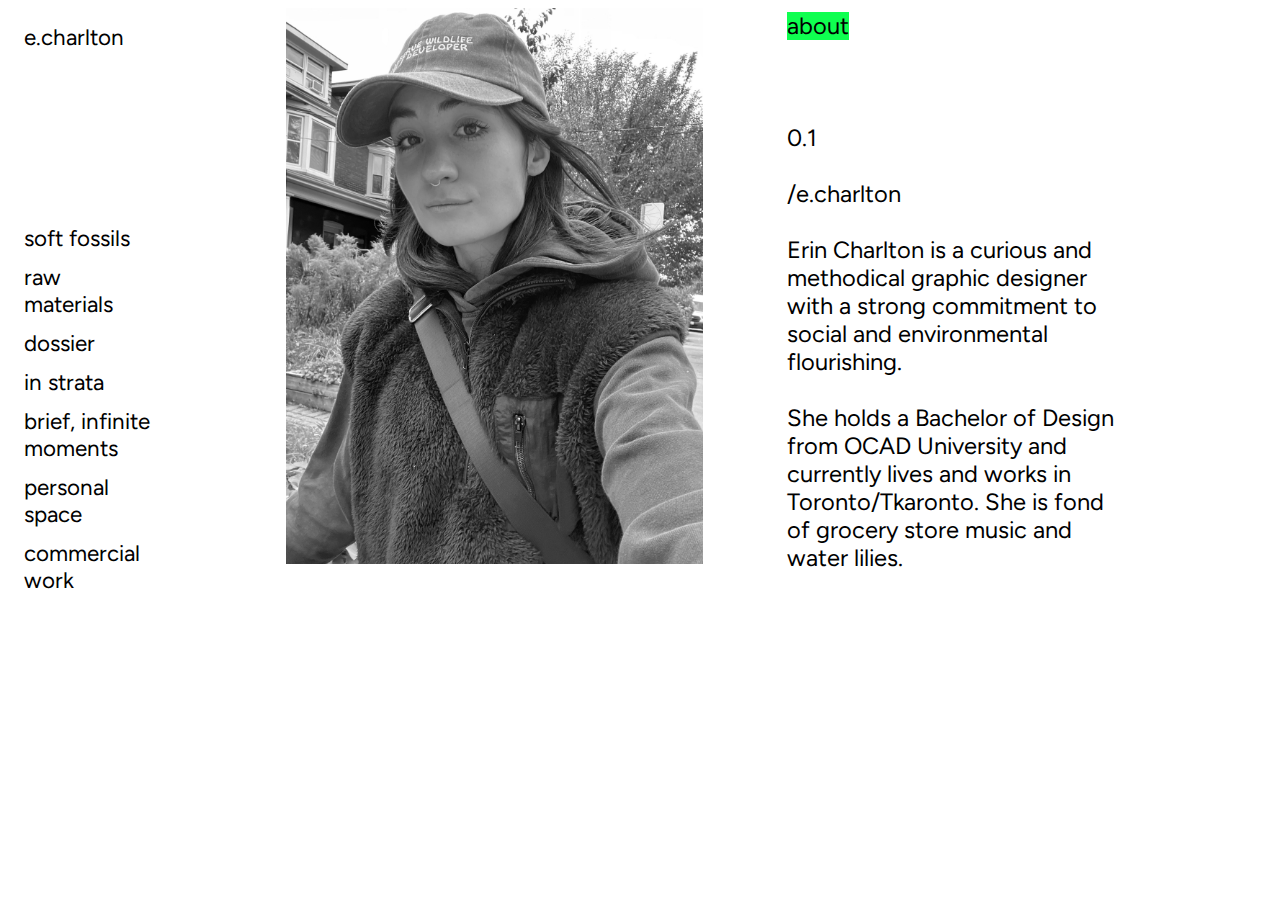
<file: about.html>
<!doctype html>
<html>
  <head>
    
    <link rel="icon" type="image/x-icon" href="/images/favicon.ico">
      <link rel="stylesheet" href="style.css">
           
<meta property="og:title" content="Erin Charlton"/>
<meta property="og:image" content="images/social-share.jpg"/>
<meta property="og:description" content="Art & Design"/>
<meta property="og:url’"content="https://portfolio.echarlton.ca/index.html"/>
<meta property="og:image:width" content="1200" />
<meta property="og:image:height" content="627" />

<link rel="preconnect" href="https://fonts.googleapis.com">
<link rel="preconnect" href="https://fonts.gstatic.com" crossorigin>
<link href="https://fonts.googleapis.com/css2?family=DM+Mono:ital,wght@0,300;0,400;0,500;1,300;1,400;1,500&family=Figtree:ital,wght@0,300..900;1,300..900&display=swap" rel="stylesheet">


  </head>
  
  <body>

        <!-- Side navigation -->
<div class="sidenav">
  <a href="about.html">e.charlton<br> <br><br> <br><br><br><br>  </a>
  <a href="index.html">soft fossils</a>
  <a href="raw materials.html">raw materials</a>
  <a href="dossier.html">dossier</a>
  <a href="in-strata.html">in strata</a>
  <a href="brief-infinite.html">brief, infinite moments</a>
  <a href="personal-space.html">personal space</a>
  <a href="commercial.html">commercial work</a>
  

</div>

<div class="main">
 
</div>

    
<!-- Slideshow container -->
<div class="slideshow-container">

  <!-- Full-width images with number and caption text -->
  <div class="mySlides fade">
    
    <img src="images/erin.jpeg">
    <div class="text">  <p> <mark>about</mark>  <br> <br><br> <br> 0.1 <br> <br> /e.charlton<br><br>

Erin Charlton is a curious and methodical graphic designer with a strong commitment to social and environmental flourishing. <br> <br> She holds a Bachelor of Design from OCAD University and currently lives and works in Toronto/Tkaronto. She is fond of grocery store music and water lilies. </p>
</div>
</div>


  



</div>


<script> let slideIndex = 1;
showSlides(slideIndex);

// Next/previous controls
function plusSlides(n) {
  showSlides(slideIndex += n);
}

// Thumbnail image controls
function currentSlide(n) {
  showSlides(slideIndex = n);
}

function showSlides(n) {
  let i;
  let slides = document.getElementsByClassName("mySlides");
  let dots = document.getElementsByClassName("dot");
  if (n > slides.length) {slideIndex = 1}
  if (n < 1) {slideIndex = slides.length}
  for (i = 0; i < slides.length; i++) {
    slides[i].style.display = "none";
  }
  for (i = 0; i < dots.length; i++) {
    dots[i].className = dots[i].className.replace(" active", "");
  }
  slides[slideIndex-1].style.display = "block";
  dots[slideIndex-1].className += " active";
}</script>
    

</body>
</html>
</file>
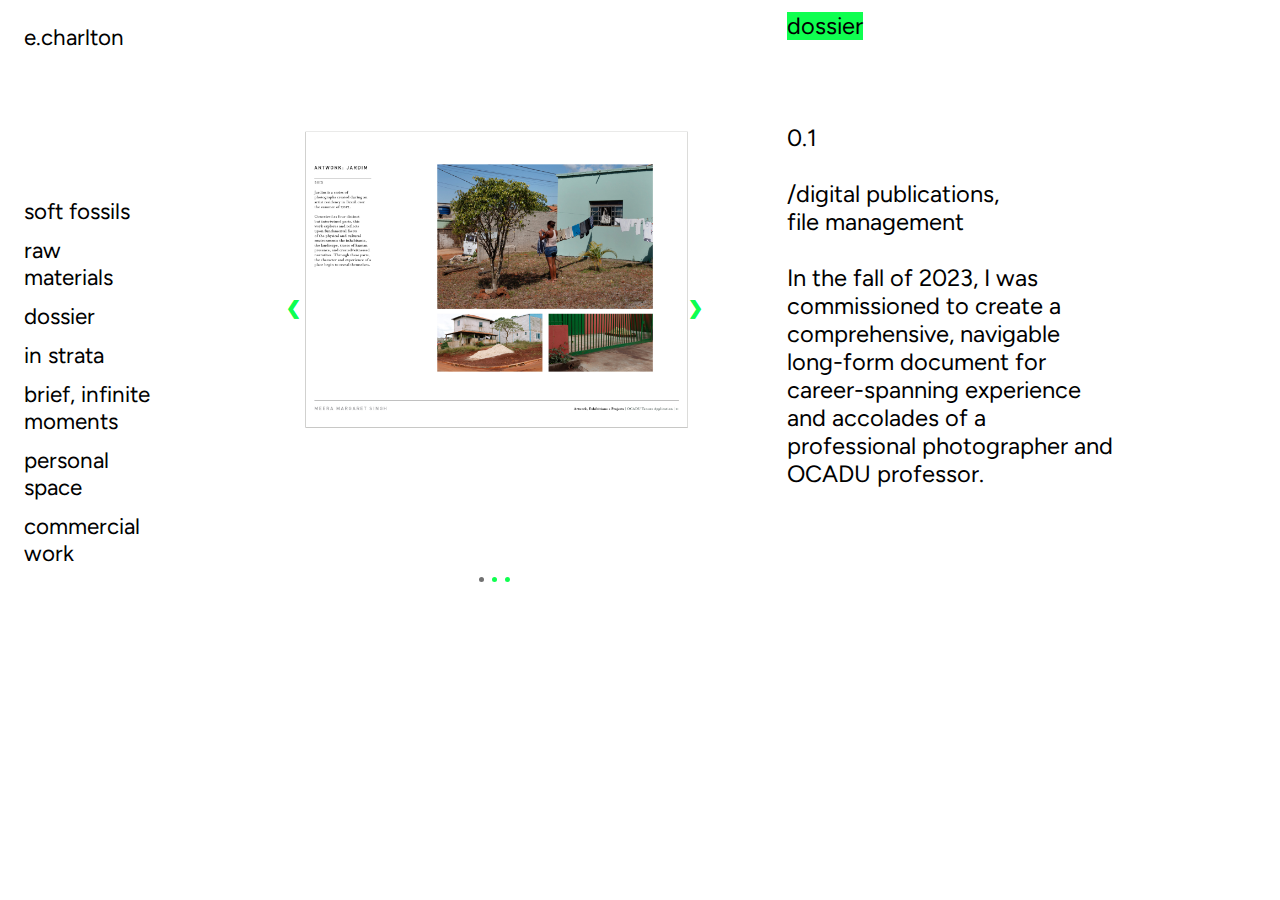
<file: dossier.html>
<!DOCTYPE html>
<html>
  <head>
    <link rel="icon" type="image/x-icon" href="/images/favicon.ico" />
    <link rel="stylesheet" href="style.css" />

    <meta property="og:title" content="Erin Charlton" />
    <meta property="og:image" content="images/social-share.jpg" />
    <meta property="og:description" content="Art & Design" />
    <meta
      property="og:url’"
      content="https://portfolio.echarlton.ca/index.html"
    />
    <meta property="og:image:width" content="1200" />
    <meta property="og:image:height" content="627" />

    <link rel="preconnect" href="https://fonts.googleapis.com" />
    <link rel="preconnect" href="https://fonts.gstatic.com" crossorigin />
    <link
      href="https://fonts.googleapis.com/css2?family=DM+Mono:ital,wght@0,300;0,400;0,500;1,300;1,400;1,500&family=Figtree:ital,wght@0,300..900;1,300..900&display=swap"
      rel="stylesheet"
    />
  </head>

  <body>
    <!-- Side navigation -->
    <div class="sidenav">
      <a href="about.html"
        >e.charlton<br />
        <br /><br />
        <br /><br />
        <br />
      </a>
      <a href="index.html">soft fossils</a>
      <a href="raw materials.html">raw materials</a>
      <a href="dossier.html">dossier</a>
      <a href="in-strata.html">in strata</a>
      <a href="brief-infinite.html">brief, infinite moments</a>
      <a href="personal-space.html">personal space</a>
      <a href="commercial.html">commercial work</a>
    </div>

    <div class="main"></div>

    <!-- Slideshow container -->
    <div class="slideshow-container">
      <!-- Full-width images with number and caption text -->
      <div class="mySlides fade">
        <img src="images/dossier1.jpg" />
        <div class="text">
          <p>
            <mark>dossier</mark> <br />
            <br /><br />
            <br />
            0.1 <br />
            <br />
            /digital publications, <br />
            file management<br /><br />
            In the fall of 2023, I was commissioned to create a comprehensive,
            navigable long-form document for career-spanning experience and
            accolades of a professional photographer and OCADU professor.
          </p>
        </div>
        <a class="prev" onclick="plusSlides(-1)">&#10094;</a>
  <a class="next" onclick="plusSlides(1)">&#10095;</a>
      </div>

      <div class="mySlides fade">
        <img src="images/dossier2.jpg" />
        <div class="text">
          <p>
            <mark>about</mark> <br />
            <br /><br />
            <br />
            0.2 <br />
            <br />
            /digital publications, <br />
            file management<br /><br />
            The 300+ page, image-heavy document was created with strategic
            InDesign automation (grid system, paragraph styles, running feet
            through multiple parents) collaborative feedback from the client and
            meticulous file management using GoogleDrive and MacOS.
          </p>
        </div>
        <a class="prev" onclick="plusSlides(-1)">&#10094;</a>
  <a class="next" onclick="plusSlides(1)">&#10095;</a>
      </div>

      <div class="mySlides fade">
        <img src="images/dossier3.jpg" />
        <div class="text">
          <p>
            <mark>about</mark> <br />
            <br /><br />
            <br />
            0.3 <br />
            <br />
            /digital publications, <br />
            file management<br /><br />
            The final document's table of content and all running feet contained
            hyperlinks for easy navigation, and select artworks featured
            external links to additional information.
          </p>
        </div>
        <a class="prev" onclick="plusSlides(-1)">&#10094;</a>
  <a class="next" onclick="plusSlides(1)">&#10095;</a>
      </div>

      <a class="prev" onclick="plusSlides(-1)">&#10094;</a>
      <a class="next" onclick="plusSlides(1)">&#10095;</a>
      <!-- The dots/circles -->
    <div style="text-align: center" class="dotBox">
      <span class="dot" onclick="currentSlide(1)"></span>
      <span class="dot" onclick="currentSlide(2)"></span>
      <span class="dot" onclick="currentSlide(3)"></span>
    </div>
    </div>
    
    <br />

    

    <script>
      let slideIndex = 1;
      showSlides(slideIndex);

      // Next/previous controls
      function plusSlides(n) {
        showSlides((slideIndex += n));
      }

      // Thumbnail image controls
      function currentSlide(n) {
        showSlides((slideIndex = n));
      }

      function showSlides(n) {
        let i;
        let slides = document.getElementsByClassName("mySlides");
        let dots = document.getElementsByClassName("dot");
        if (n > slides.length) {
          slideIndex = 1;
        }
        if (n < 1) {
          slideIndex = slides.length;
        }
        for (i = 0; i < slides.length; i++) {
          slides[i].style.display = "none";
        }
        for (i = 0; i < dots.length; i++) {
          dots[i].className = dots[i].className.replace(" active", "");
        }
        slides[slideIndex - 1].style.display = "block";
        dots[slideIndex - 1].className += " active";
      }
    </script>
  </body>
</html>
</file>
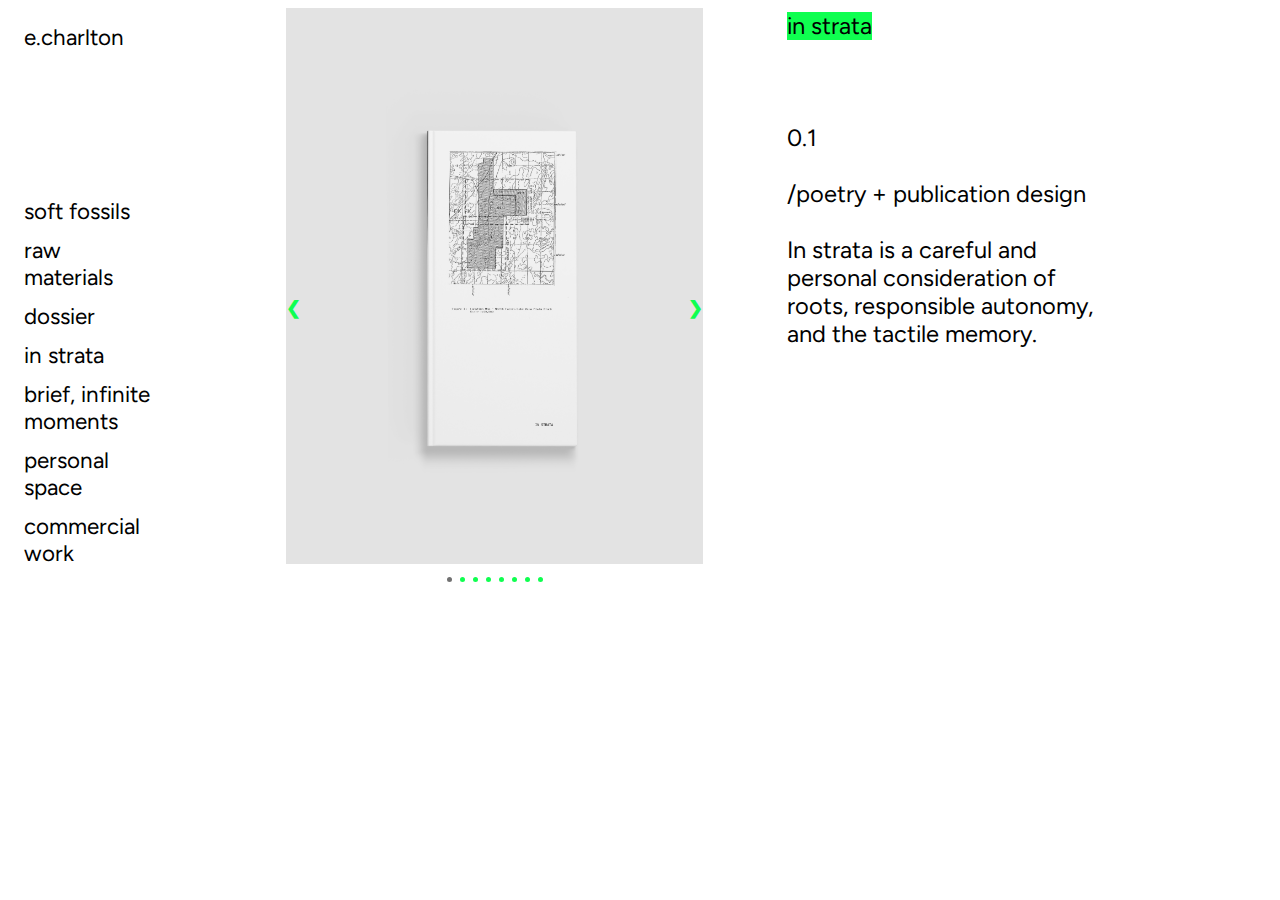
<file: in-strata.html>
<!doctype html>
<html>
  <head>

    <link rel="icon" type="image/x-icon" href="/images/favicon.ico">
      <link rel="stylesheet" href="style.css">
           
<meta property="og:title" content="Erin Charlton"/>
<meta property="og:image" content="images/social-share.jpg"/>
<meta property="og:description" content="Art & Design"/>
<meta property="og:url’"content="https://portfolio.echarlton.ca/index.html"/>
<meta property="og:image:width" content="1200" />
<meta property="og:image:height" content="627" />

<link rel="preconnect" href="https://fonts.googleapis.com">
<link rel="preconnect" href="https://fonts.gstatic.com" crossorigin>
<link href="https://fonts.googleapis.com/css2?family=DM+Mono:ital,wght@0,300;0,400;0,500;1,300;1,400;1,500&family=Figtree:ital,wght@0,300..900;1,300..900&display=swap" rel="stylesheet">
          


  </head>
  
  <body>

        <!-- Side navigation -->
<div class="sidenav">

  <a href="about.html">e.charlton<br> <br><br> <br><br> <br> </a>
  <a href="index.html">soft fossils</a>
  <a href="raw materials.html">raw materials</a>
  <a href="dossier.html">dossier</a>
  <a href="in-strata.html">in strata</a>
  <a href="brief-infinite.html">brief, infinite moments</a>
  <a href="personal-space.html">personal space</a>
  <a href="commercial.html">commercial work</a>
  

</div>

<div class="main">
 
</div>

    
<!-- Slideshow container -->
<div class="slideshow-container">

  <!-- Full-width images with number and caption text -->
  <div class="mySlides fade">
    
    <img src="images/strata1.jpg" >
    <div class="text">  <p> <mark>in strata</mark>  <br> <br><br> <br> 0.1 <br> <br> /poetry + publication design<br><br>

In strata is a careful and personal consideration of roots, responsible autonomy, and the tactile memory.  </p>
</div>
</div>
 <div class="mySlides fade">
    
    <img src="images/strata2.jpg" >
    <div class="text">  <p> <mark>in strata</mark>  <br> <br><br> <br>  0.2 <br> <br> /poetry + publication design <br> <br> To create a rich visual environment for this collection of poems about the northern Ontario mining town where I was born, I designed the publication using my father's scanned geology reports and old family photos.
</p>
</div>
</div>

 <div class="mySlides fade">
    
    <img src="images/strata3.jpg" >
    <div class="text">  <p> <mark>in strata</mark>  <br> <br><br> <br>  0.3 <br> <br> /poetry + publication design <br> <br>The cut-and-paste process of combining these rigid and angular reports with the soft pixelation of old scanned family photos suggests a re-mapping of childhood experiences. <br> <br>With its minimal layout and typography, a tender loneliness and guarded nostalgia can be felt through the publication.
</p>
</div>
</div>

 <div class="mySlides fade">
    
    <img src="images/strata4.jpg" >
    <div class="text">  <p> <mark>in strata</mark>  <br> <br><br> <br>  0.4 <br> <br> /poetry + publication design
</p>
</div>
</div>

 <div class="mySlides fade">
    
    <img src="images/strata5.jpg" >
    <div class="text">  <p> <mark>in strata</mark>  <br> <br><br> <br>  0.5 <br> <br> /poetry + publication design
</p>
</div>
</div>

 <div class="mySlides fade">
    
    <img src="images/strata6.jpg" >
    <div class="text">  <p> <mark>in strata</mark>  <br> <br><br> <br>  0.6 <br> <br> /poetry + publication design
</p>
</div>
</div>

 <div class="mySlides fade">
    
    <img src="images/strata7.jpg" >
    <div class="text">  <p> <mark>in strata</mark>  <br> <br><br> <br>  0.7 <br> <br> /poetry + publication design
</p>
</div>
</div>

 <div class="mySlides fade">
    
    <img src="images/strata8.jpg">
    <div class="text">  <p> <mark>in strata</mark>  <br> <br><br> <br>  0.8 <br> <br> /poetry + publication design
</p>
</div>
</div>

  

  <!-- Next and previous buttons -->
  <a class="prev" onclick="plusSlides(-1)">&#10094;</a>
  <a class="next" onclick="plusSlides(1)">&#10095;</a>
  <!-- The dots/circles -->
<div style="text-align:center" class="dotBox">
  <span class="dot" onclick="currentSlide(1)"></span>
  <span class="dot" onclick="currentSlide(2)"></span>
  <span class="dot" onclick="currentSlide(3)"></span>
  <span class="dot" onclick="currentSlide(4)"></span>
  <span class="dot" onclick="currentSlide(5)"></span>
  <span class="dot" onclick="currentSlide(6)"></span>
  <span class="dot" onclick="currentSlide(7)"></span>
  <span class="dot" onclick="currentSlide(8)"></span>

</div>
</div>

<br>




<script> let slideIndex = 1;
showSlides(slideIndex);

// Next/previous controls
function plusSlides(n) {
  showSlides(slideIndex += n);
}

// Thumbnail image controls
function currentSlide(n) {
  showSlides(slideIndex = n);
}

function showSlides(n) {
  let i;
  let slides = document.getElementsByClassName("mySlides");
  let dots = document.getElementsByClassName("dot");
  if (n > slides.length) {slideIndex = 1}
  if (n < 1) {slideIndex = slides.length}
  for (i = 0; i < slides.length; i++) {
    slides[i].style.display = "none";
  }
  for (i = 0; i < dots.length; i++) {
    dots[i].className = dots[i].className.replace(" active", "");
  }
  slides[slideIndex-1].style.display = "block";
  dots[slideIndex-1].className += " active";
}</script>
    

</body>
</html>
</file>
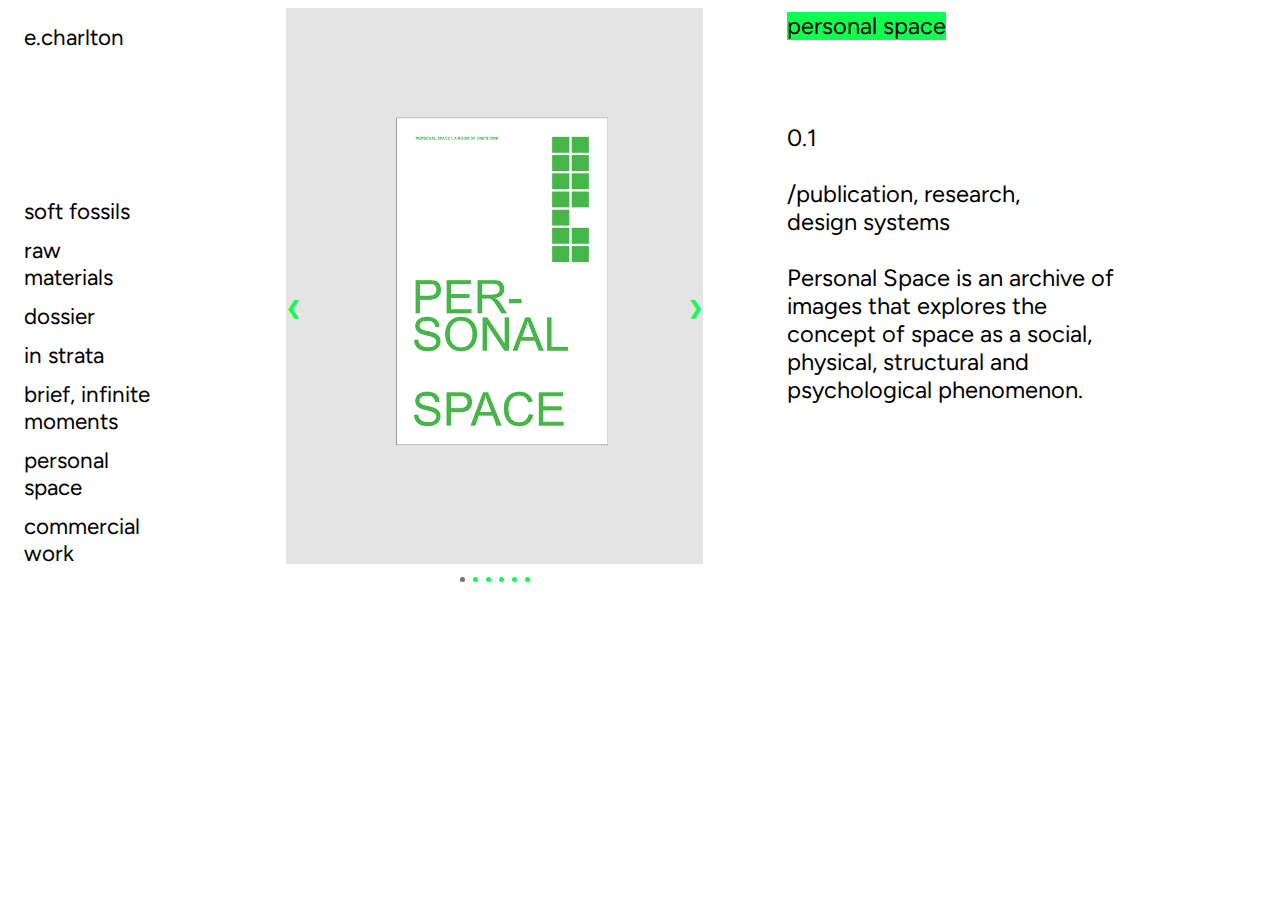
<file: personal-space.html>
<!DOCTYPE html>
<html>
  <head>
    <link rel="icon" type="image/x-icon" href="/images/favicon.ico" />
    <link rel="stylesheet" href="style.css" />

    <meta property="og:title" content="Erin Charlton" />
    <meta property="og:image" content="images/social-share.jpg" />
    <meta property="og:description" content="Art & Design" />
    <meta
      property="og:url’"
      content="https://portfolio.echarlton.ca/index.html"
    />
    <meta property="og:image:width" content="1200" />
    <meta property="og:image:height" content="627" />

    <link rel="preconnect" href="https://fonts.googleapis.com" />
    <link rel="preconnect" href="https://fonts.gstatic.com" crossorigin />
    <link
      href="https://fonts.googleapis.com/css2?family=DM+Mono:ital,wght@0,300;0,400;0,500;1,300;1,400;1,500&family=Figtree:ital,wght@0,300..900;1,300..900&display=swap"
      rel="stylesheet"
    />
  </head>

  <body>
    <!-- Side navigation -->
    <div class="sidenav">
      <a href="about.html"
        >e.charlton<br />
        <br /><br />
        <br /><br />
        <br />
      </a>
      <a href="index.html">soft fossils</a>
      <a href="raw materials.html">raw materials</a>
      <a href="dossier.html">dossier</a>
      <a href="in-strata.html">in strata</a>
      <a href="brief-infinite.html">brief, infinite moments</a>
      <a href="personal-space.html">personal space</a>
      <a href="commercial.html">commercial work</a>
    </div>

    <div class="main"></div>

    <!-- Slideshow container -->
    <div class="slideshow-container">
      <!-- Full-width images with number and caption text -->
      <div class="mySlides fade">
        <img src="images/space1.jpg" />
        <div class="text">
          <p>
            <mark>personal space </mark> <br />
            <br /><br />
            <br />
            0.1 <br />
            <br />
            /publication, research, <br />
            design systems <br /><br />
            Personal Space is an archive of images that explores the concept of
            space as a social, physical, structural and psychological
            phenomenon.
          </p>
        </div>
        <a class="prev" onclick="plusSlides(-1)">&#10094;</a>
        <a class="next" onclick="plusSlides(1)">&#10095;</a>
      </div>

      <div class="mySlides fade">
        <img src="images/space2.jpg" />
        <div class="text">
          <p>
            <mark>about</mark> <br />
            <br /><br />
            <br />
            0.2 <br />
            <br />
            /publication, research, <br />
            design systems <br /><br />
            This zine interacts with its subject through the design itself: the
            zine is organized by three distinct taxonomies. Exploring the zine
            through these systems encourages the reader to consider the dynamic
            ways that different types of spaces can be used and interpreted.
          </p>
        </div>
        <a class="prev" onclick="plusSlides(-1)">&#10094;</a>
        <a class="next" onclick="plusSlides(1)">&#10095;</a>
      </div>

      <div class="mySlides fade">
        <img src="images/space3.jpg" />
        <div class="text">
          <p>
            <mark>about</mark> <br />
            <br /><br />
            <br />
            0.3 <br />
            <br />
            /publication, research, <br />
            design systems <br /><br />
            The implications of architecture and access are highlighted through
            the directional heading and sub-heading system, while the binary
            iconographic system denotes each entry's status in adherence or
            defiance to structural norms.
          </p>
        </div>
        <a class="prev" onclick="plusSlides(-1)">&#10094;</a>
        <a class="next" onclick="plusSlides(1)">&#10095;</a>
      </div>

      <div class="mySlides fade">
        <img src="images/space4.jpg" />
        <div class="text">
          <p>
            <mark>personal space </mark> <br />
            <br /><br />
            <br />
            0.4 <br />
            <br />
            /publication, research, <br />
            design systems <br /><br />
          </p>
        </div>
        <a class="prev" onclick="plusSlides(-1)">&#10094;</a>
        <a class="next" onclick="plusSlides(1)">&#10095;</a>
      </div>

      <div class="mySlides fade">
        <img src="images/space5.jpg"/>
        <div class="text">
          <p>
            <mark>about</mark> <br />
            <br /><br />
            <br />
            0.5 <br />
            <br />
            /publication, research, <br />
            design systems <br /><br />
          </p>
        </div>
        <a class="prev" onclick="plusSlides(-1)">&#10094;</a>
        <a class="next" onclick="plusSlides(1)">&#10095;</a>
      </div>

      <div class="mySlides fade">
        <img src="images/space6.jpg"/>
        <div class="text">
          <p>
            <mark>about</mark> <br />
            <br /><br />
            <br />
            0.6 <br />
            <br />
            /publication, research, <br />
            design systems <br /><br />
          </p>
        </div>
        <a class="prev" onclick="plusSlides(-1)">&#10094;</a>
        <a class="next" onclick="plusSlides(1)">&#10095;</a>
      </div>
      <!-- The dots/circles -->
    <div style="text-align: center" class="dotBox">
      <span class="dot" onclick="currentSlide(1)"></span>
      <span class="dot" onclick="currentSlide(2)"></span>
      <span class="dot" onclick="currentSlide(3)"></span>
      <span class="dot" onclick="currentSlide(4)"></span>
      <span class="dot" onclick="currentSlide(5)"></span>
      <span class="dot" onclick="currentSlide(6)"></span>
    </div>
    </div>

    <br />

    

    <script>
      let slideIndex = 1;
      showSlides(slideIndex);

      // Next/previous controls
      function plusSlides(n) {
        showSlides((slideIndex += n));
      }

      // Thumbnail image controls
      function currentSlide(n) {
        showSlides((slideIndex = n));
      }

      function showSlides(n) {
        let i;
        let slides = document.getElementsByClassName("mySlides");
        let dots = document.getElementsByClassName("dot");
        if (n > slides.length) {
          slideIndex = 1;
        }
        if (n < 1) {
          slideIndex = slides.length;
        }
        for (i = 0; i < slides.length; i++) {
          slides[i].style.display = "none";
        }
        for (i = 0; i < dots.length; i++) {
          dots[i].className = dots[i].className.replace(" active", "");
        }
        slides[slideIndex - 1].style.display = "block";
        dots[slideIndex - 1].className += " active";
      }
    </script>
  </body>
</html>
</file>
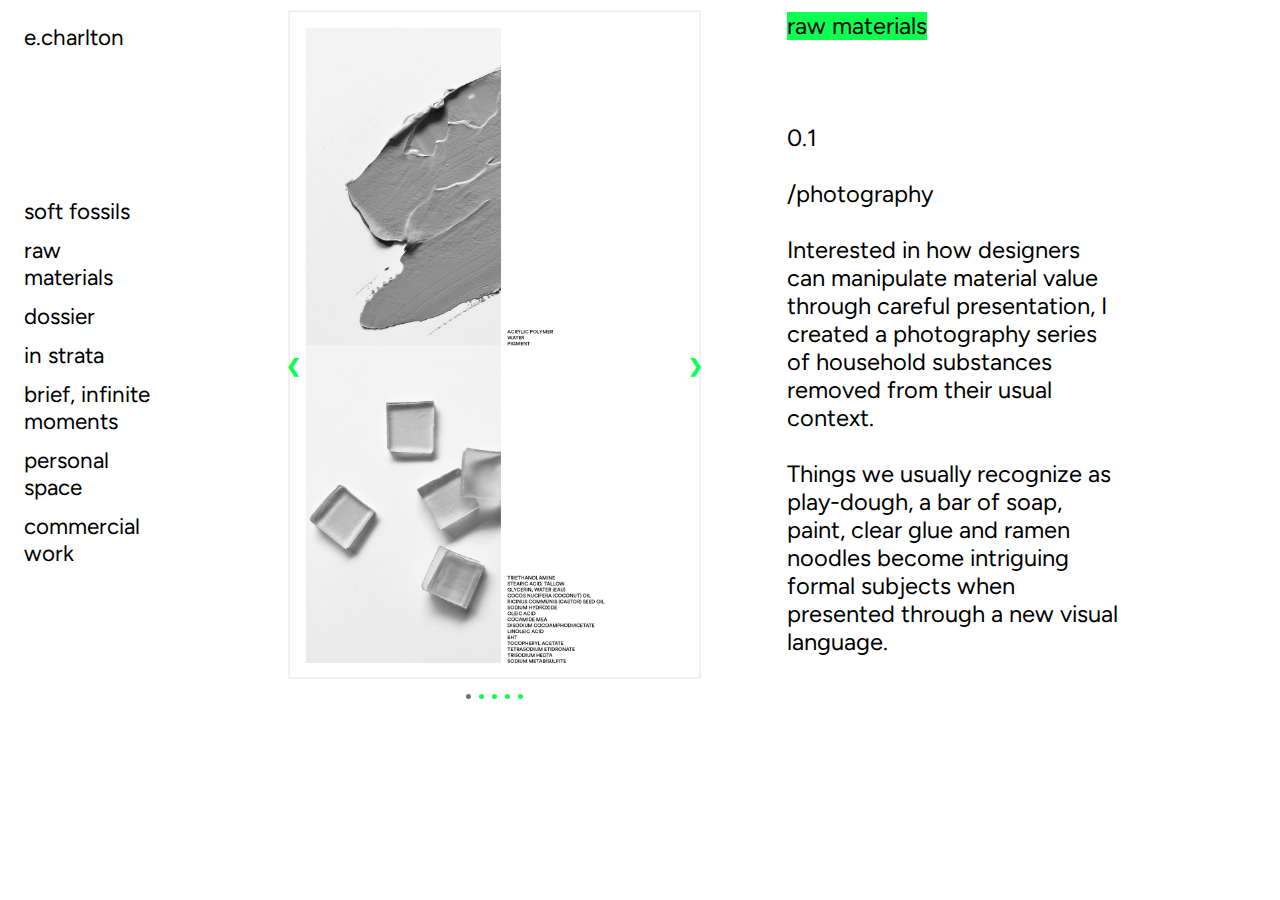
<file: raw materials.html>
<!DOCTYPE html>
<html>
  <head>
    <link rel="icon" type="image/x-icon" href="/images/favicon.ico" />
    <link rel="stylesheet" href="style.css" />

    <meta property="og:title" content="Erin Charlton" />
    <meta property="og:image" content="images/social-share.jpg" />
    <meta property="og:description" content="Art & Design" />
    <meta
      property="og:url’"
      content="https://portfolio.echarlton.ca/index.html"
    />
    <meta property="og:image:width" content="1200" />
    <meta property="og:image:height" content="627" />

    <link rel="preconnect" href="https://fonts.googleapis.com" />
    <link rel="preconnect" href="https://fonts.gstatic.com" crossorigin />
    <link
      href="https://fonts.googleapis.com/css2?family=DM+Mono:ital,wght@0,300;0,400;0,500;1,300;1,400;1,500&family=Figtree:ital,wght@0,300..900;1,300..900&display=swap"
      rel="stylesheet"
    />
  </head>

  <body>
    <!-- Side navigation -->
    <div class="sidenav">
      <a href="about.html"
        >e.charlton<br />
        <br /><br />
        <br /><br />
        <br />
      </a>
      <a href="index.html">soft fossils</a>
      <a href="raw materials.html">raw materials</a>
      <a href="dossier.html">dossier</a>
      <a href="in-strata.html">in strata</a>
      <a href="brief-infinite.html">brief, infinite moments</a>
      <a href="personal-space.html">personal space</a>
      <a href="commercial.html">commercial work</a>
    </div>

    <div class="main"></div>

    <!-- Slideshow container -->
    <div class="slideshow-container">
      <!-- Full-width images with number and caption text -->
      <div class="mySlides fade">
        <img src="images/rawmaterials1.jpeg" />
        <div class="text">
          <p>
            <mark>raw materials</mark> <br />
            <br /><br />
            <br />
            0.1 <br />
            <br />
            /photography <br />
            <br />
            Interested in how designers can manipulate material value through
            careful presentation, I created a photography series of household
            substances removed from their usual context. <br />
            <br />Things we usually recognize as play-dough, a bar of soap,
            paint, clear glue and ramen noodles become intriguing formal
            subjects when presented through a new visual language.
          </p>
        </div>
      </div>
      <div class="mySlides fade">
        <img src="images/rawmaterials2.jpeg" />
        <div class="text">
          <p>
            <mark>raw materials</mark> <br />
            <br /><br />
            <br />
            0.2 <br />
            <br />
            /photography <br />
            <br />
            Interested in how designers can manipulate material value through
            careful presentation, I created a photography series of household
            substances removed from their usual context. <br />
            <br />
            Things we usually recognize as play-dough, a bar of soap, paint,
            clear glue and ramen noodles become intriguing formal subjects when
            presented through a new visual language.
          </p>
        </div>
      </div>
      <div class="mySlides fade">
        <img src="images/rawmaterials3.jpeg" />
        <div class="text">
          <p>
            <mark>raw materials</mark> <br />
            <br /><br />
            <br />
            0.3 <br />
            <br />
            /photography <br />
            <br />
            Interested in how designers can manipulate material value through
            careful presentation, I created a photography series of household
            substances removed from their usual context. <br />
            <br />Things we usually recognize as play-dough, a bar of soap,
            paint, clear glue and ramen noodles become intriguing formal
            subjects when presented through a new visual language.
          </p>
        </div>
      </div>
      <div class="mySlides fade">
        <img src="images/rawmaterials4.jpeg" />
        <div class="text">
          <p>
            <mark>raw materials</mark> <br />
            <br /><br />
            <br />
            0.4 <br />
            <br />
            /photography <br />
            <br />
            Interested in how designers can manipulate material value through
            careful presentation, I created a photography series of household
            substances removed from their usual context. <br />
            <br />
            Things we usually recognize as play-dough, a bar of soap, paint,
            clear glue and ramen noodles become intriguing formal subjects when
            presented through a new visual language.
          </p>
        </div>
      </div>
      <div class="mySlides fade">
        <img src="images/rawmaterials5.jpeg" />
        <div class="text">
          <p>
            <mark>raw materials</mark> <br />
            <br /><br />
            <br />
            0.5 <br />
            <br />
            /photography <br />
            <br />
            Interested in how designers can manipulate material value through
            careful presentation, I created a photography series of household
            substances removed from their usual context. <br />
            <br />
            Things we usually recognize as play-dough, a bar of soap, paint,
            clear glue and ramen noodles become intriguing formal subjects when
            presented through a new visual language.
          </p>
        </div>
      </div>

      <!-- Next and previous buttons -->
      <a class="prev" onclick="plusSlides(-1)">&#10094;</a>
      <a class="next" onclick="plusSlides(1)">&#10095;</a>
      <!-- The dots/circles -->
      <div style="text-align: center" class="dotBox">
        <span class="dot" onclick="currentSlide(1)"></span>
        <span class="dot" onclick="currentSlide(2)"></span>
        <span class="dot" onclick="currentSlide(3)"></span>
        <span class="dot" onclick="currentSlide(4)"></span>
        <span class="dot" onclick="currentSlide(5)"></span>
      </div>
    </div>

    <br />

    <script>
      let slideIndex = 1;
      showSlides(slideIndex);

      // Next/previous controls
      function plusSlides(n) {
        showSlides((slideIndex += n));
      }

      // Thumbnail image controls
      function currentSlide(n) {
        showSlides((slideIndex = n));
      }

      function showSlides(n) {
        let i;
        let slides = document.getElementsByClassName("mySlides");
        let dots = document.getElementsByClassName("dot");
        if (n > slides.length) {
          slideIndex = 1;
        }
        if (n < 1) {
          slideIndex = slides.length;
        }
        for (i = 0; i < slides.length; i++) {
          slides[i].style.display = "none";
        }
        for (i = 0; i < dots.length; i++) {
          dots[i].className = dots[i].className.replace(" active", "");
        }
        slides[slideIndex - 1].style.display = "block";
        dots[slideIndex - 1].className += " active";
      }
    </script>
  </body>
</html>
</file>
<file: style.css>
* {
  box-sizing: border-box;
}

.title{
    color: black;
    font-size: 3vw;
    font-family:  'figtree', 'sans-serif';
    font-weight: regular;
    posiiton:sticky;
    padding-right: 200px;
    float:right;
    text-decoration-color: black;
}




.fossil{
    color: black;
    font-size: 28px;
    font-family:  'figtree', 'sans-serif';
    font-weight: regular;
    posiiton:absolute;
    padding-left: 200px;
}

.text {
  color: #000000;
  font-size: 1.85vw;
  position: absolute;
  top:-20px;
  right: 0;
  max-width: 40%;
  text-align: left;
  font-family:  'figtree', 'sans-serif';
  text-decoration-color: black;
  max-height: 85vh;
}

.text a:link {

  text-colour:black;
}

.text a:visited {

  text-colour:black;
}

mark {
  background-color: #0FFF50;
}





.w4w a:hover {
 cursor: pointer;
}


.video {

}

.about-image{

   max-width: 1000px;
  position: relative;
  margin: auto;
}



/* The sidebar menu */
.sidenav {
  max-height: 90vh;
  max-width: 12%; /* Set the width of the sidebar */
  
  float: left;
  top: 0; /* Stay at the top */
  left: 0;
  background-color: #FFFFFF; /* Black */
  overflow-x: hidden; /* Disable horizontal scroll */
  overflow-y: hidden;
  padding-top: 10px;
  
  font-family:  'figtree', 'sans-serif';
  
  margin-right: 10%;
}

/* The navigation menu links */
.sidenav a {
  padding: 6px 8px 6px 16px;
  text-decoration: none;
  font-size: 1.75vw;
  color: black;
  display: block;
}

/* When you mouse over the navigation links, change their color */
.sidenav a:hover {
  background-color: #0FFF50
}

.sidenav a:active {
background-color: #0FFF50

}

.sidenav a:focus {
background-color: #0FFF50

}



/* Style page content */


/* On smaller screens, where height is less than 450px, change the style of the sidebar (less padding and a smaller font size) */
@media screen and (max-height: 450px) {
  .sidenav {padding-top: 15px;}
  .sidenav a {font-size: 18px;}
}


/*slideshow

* {box-sizing:border-box}

/* Slideshow container */
.slideshow-container {
  max-height: 90vh;
  max-width: 66%;
  position: relative;
  margin: auto;
  float: left;
}

/* Hide the images by default */
.mySlides {
  width: 100%;
  display: none;
}

/* Next & previous buttons */
.prev, .next {
  cursor: pointer;
  position: absolute;
  top: 50%;
  width: auto;
  
  color: #0FFF50;
  font-weight: bold;
  font-size: 18px;
  max
  transition: 0.6s ease;
  border-radius: 0 3px 3px 0;
  user-select: none;
}

.prev2, .next2 {
  cursor: pointer;
  position: absolute;
  top: 50%;
  width: auto;
  margin-top: -22px;
  padding: 16px;
  color: white;
  font-weight: bold;
  font-size: 18px;
  transition: 0.6s ease;
  border-radius: 0 3px 3px 0;
  user-select: none;
}

/* Position the "next button" to the right */
.next {
  right:50%;
  border-radius: 3px 0 0 3px;
}
.prev {
  left: 0;
}

/* On hover, add a black background color with a little bit see-through */
.prev:hover, .next:hover {
  background-color: #0FFF50;
  color:white;
}

/* The dots/bullets/indicators */
.dot {
  cursor: pointer;
  height: 5px;
  width: 5px;
  margin: 0 2px;
  background-color: #0FFF50;
  border-radius: 50%;
  display: inline-block;
  transition: background-color 0.6s ease;
}
.dotBox {
  max-width: 50%;
}

.active, .dot:hover {
  background-color: #717171;
}



/* Number text (1/3 etc) */
.numbertext {
  color: #f2f2f2;
  font-size: 12px;
  padding: 8px 12px;
  position: absolute;
  top: 0;
}





@keyframes fade {
  from {opacity: .4}
  to {opacity: 1}

  
}

img {
  max-width: 50%;
  height: auto;
}
</file>
